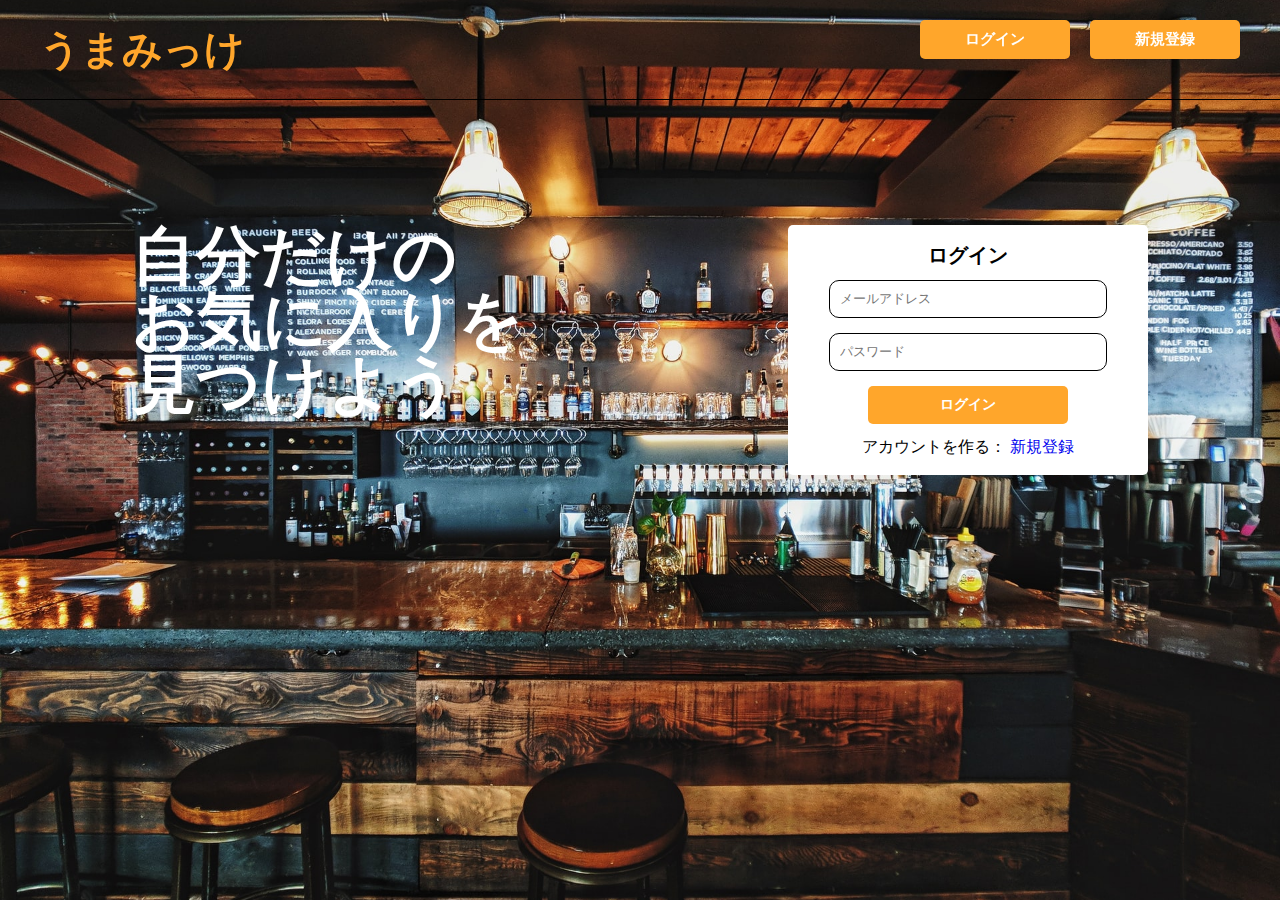
<file: index.html>
<!DOCTYPE html>
<html lang="ja">
<head>
  <meta charset="UTF-8">
  <meta name="viewport" content="width=device-width, initial-scale=1.0">
  <title>うまみっけ ログイン</title>
  <link rel="stylesheet" href="css/reset.css">
  <link rel="stylesheet" href="css/common.css">
  <link rel="stylesheet" href="css/login/login.css">
</head>
<body>
  <div class="container">
    <header class="flex between">
      <div class="header-left">
        <h1>うまみっけ</h1>
      </div>
      <div class="header-right flex between">
        <a href="index.html"><button class="header-btn">ログイン</button></a>
        <a href="register.html"><button class="header-btn">新規登録</button></a>
      </div>
    </header>

    <div class="middle-wrapper flex around">
      <div class="eyecatch">
        <p>自分だけの<br>お気に入りを<br>見つけよう</p>
      </div>

      <div class="signup">
        <div class="card">
          <p>ログイン</p>
          <div class="form">
            <input placeholder="メールアドレス" type="email">
            <input placeholder="パスワード" type="password">
            <a href="home.html">
              <button class="card-register-btn">ログイン</button>
            </a>
          </div>
          <div class="card-bottom">
            <span>アカウントを作る：</span>
            <a href="register.html">新規登録</a>
          </div>
        </div>
      </div>
    </div>
  </div>
</body>
</html>
</file>
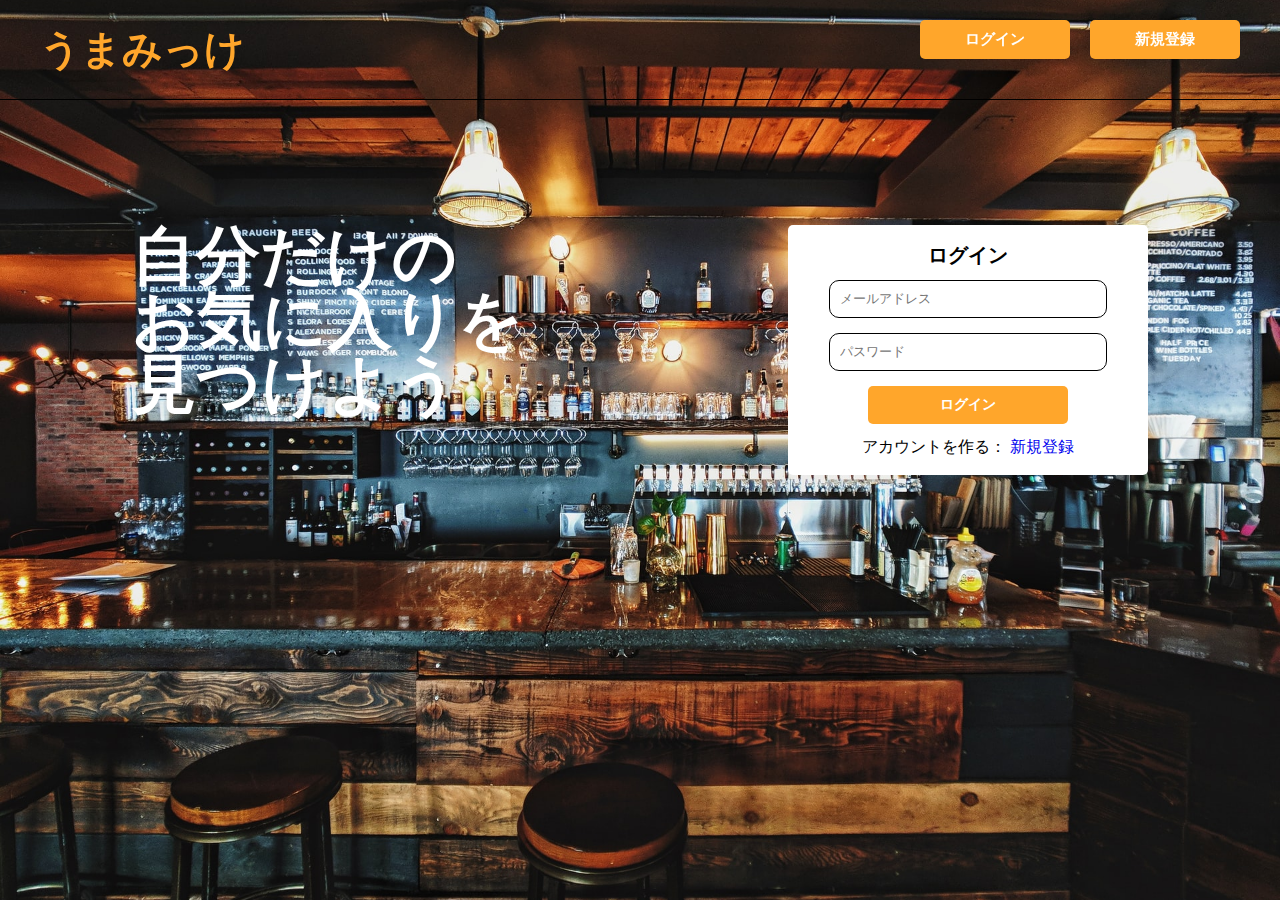
<file: public/index.html>
<!DOCTYPE html>
<html lang="ja">
<head>
  <meta charset="UTF-8">
  <meta name="viewport" content="width=device-width, initial-scale=1.0">
  <title>うまみっけ ログイン</title>
  <link rel="stylesheet" href="../css/reset.css">
  <link rel="stylesheet" href="../css/common.css">
  <link rel="stylesheet" href="../css/login/login.css">
</head>
<body>
  <div class="container">
    <header class="flex between">
      <div class="header-left">
        <h1>うまみっけ</h1>
      </div>
      <div class="header-right flex between">
        <a href="#"><button class="header-btn">ログイン</button></a>
        <a href="../register.html"><button class="header-btn">新規登録</button></a>
      </div>
    </header>

    <div class="middle-wrapper flex around">
      <div class="eyecatch">
        <p>自分だけの<br>お気に入りを<br>見つけよう</p>
      </div>

      <div class="signup">
        <div class="card">
          <p>ログイン</p>
          <div class="form">
            <input placeholder="メールアドレス" type="email">
            <input placeholder="パスワード" type="password">
            <a href="../home.html">
              <button class="card-register-btn">ログイン</button>
            </a>
          </div>
          <div class="card-bottom">
            <span>アカウントを作る：</span>
            <a href="../register.html">新規登録</a>
          </div>
        </div>
      </div>
    </div>
  </div>
</body>
</html>
</file>
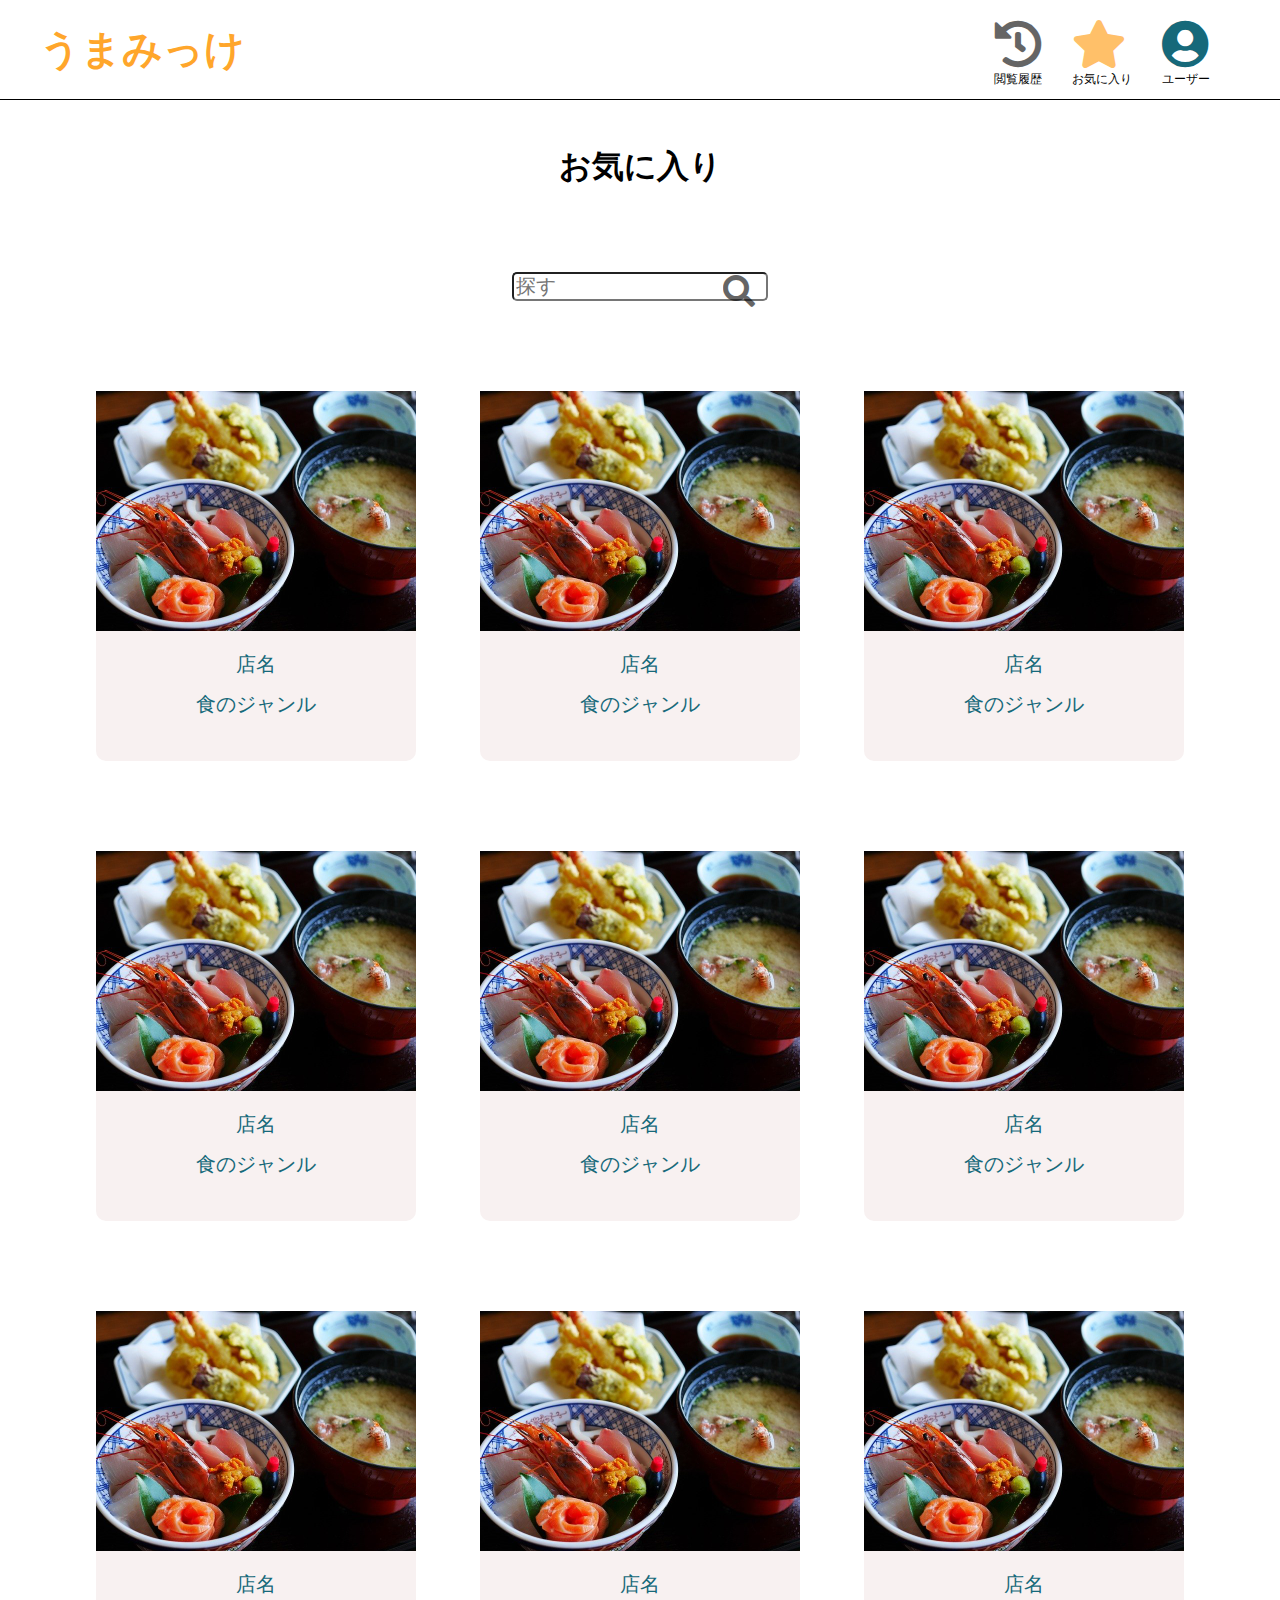
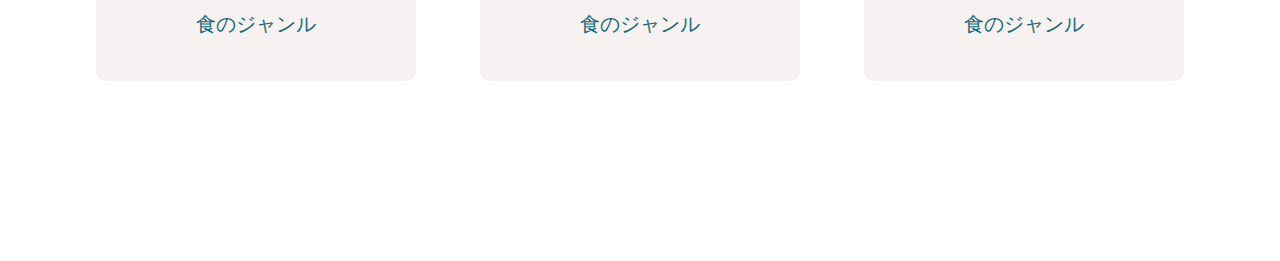
<file: favorite.html>
<!DOCTYPE html>
<html lang="ja">
<head>
  <meta charset="UTF-8">
  <meta name="viewport" content="width=device-width, initial-scale=1.0">
  <title>うまみっけ お気に入り</title>
  <link rel="stylesheet" href="css/reset.css">
  <link rel="stylesheet" href="css/common.css">
  <link rel="stylesheet" href="css/home/home.css">
  <link href="https://use.fontawesome.com/releases/v5.6.1/css/all.css" rel="stylesheet">
  <!-- <link rel="stylesheet" href="https://unpkg.com/swiper/swiper-bundle.min.css" /> -->
</head>
<body>
  <header class="flex between">
    <div class="header-left">
      <a href="home.html"><h1>うまみっけ</h1></a>
    </div>
    <div class="header-right flex aruond">
      <div class="header-icon">
        <a href="history.html">
          <i class="fas fa-history fa-3x history-color"></i>
          <p>閲覧履歴</p>
        </a>
      </div>
      <div class="header-icon">
        <a href="favorite.html">
          <i class="fas fa-star fa-3x star-color"></i>
          <p>お気に入り</p>
        </a>
      </div>
      <div class="header-icon">
        <a href="user.html">
          <i class="fas fa-user-circle fa-3x user-color"></i>
          <p>ユーザー</p>
        </a>
      </div>
    </div>
    <input type="checkbox" id="menu-btn-check">
    <div id="hamburger">
      <span></span>
      <span></span>
      <span></span>
    </div>
    <nav class="menu-content">
      <ul class="menu-content_inner">
        <li><a href="user.html">アカウント情報</a></li>
        <li><a href="favorite.html">お気に入り一覧</a></li>
        <li><a href="history.html">閲覧履歴</a></li>
      </ul>
    </nav>
  </header>
  <!-- <div class="swiper-container">
    <div class="swiper-wrapper">
      <div class="swiper-slide">
        <a href=""><img src="img/sushi.jpg" alt="Swiper01"></a>
      </div>
      <div class="swiper-slide">
        <a href=""><img src="img/niku.jpg" alt="Swiper02"></a>
      </div>
      <div class="swiper-slide">
        <a href=""><img src="img/bar.jpg" alt="Swiper03"></a>
      </div>
    </div>
    <div class="swiper-pagination"></div>
    <div class="swiper-button-prev"></div>
    <div class="swiper-button-next"></div>
  </div> -->
  <h2>お気に入り</h2>
  <form class="search" action="">
    <input type="search" placeholder="探す">
    <i class="fas fa-search fa-2x search-color"></i>
  </form>
  <div class="store-lists flex around flex-wrap">
    <a href="">
      <div class="store-card">
        <div class="store-img">
          <img src="img/washoku.jpg" alt="">
        </div>
        <p class="store-name">店名</p>
        <p class="store-category">食のジャンル</p>
      </div>
    </a>
    <a href="">
      <div class="store-card">
        <div class="store-img">
          <img src="img/washoku.jpg" alt="">
        </div>
        <p class="store-name">店名</p>
        <p class="store-category">食のジャンル</p>
      </div>
    </a>
    <a href="">
      <div class="store-card">
        <div class="store-img">
          <img src="img/washoku.jpg" alt="">
        </div>
        <p class="store-name">店名</p>
        <p class="store-category">食のジャンル</p>
      </div>
    </a>
    <a href="">
      <div class="store-card">
        <div class="store-img">
          <img src="img/washoku.jpg" alt="">
        </div>
        <p class="store-name">店名</p>
        <p class="store-category">食のジャンル</p>
      </div>
    </a>
    <a href="">
      <div class="store-card">
        <div class="store-img">
          <img src="img/washoku.jpg" alt="">
        </div>
        <p class="store-name">店名</p>
        <p class="store-category">食のジャンル</p>
      </div>
    </a>
    <a href="">
      <div class="store-card">
        <div class="store-img">
          <img src="img/washoku.jpg" alt="">
        </div>
        <p class="store-name">店名</p>
        <p class="store-category">食のジャンル</p>
      </div>
    </a>
    <a href="">
      <div class="store-card">
        <div class="store-img">
          <img src="img/washoku.jpg" alt="">
        </div>
        <p class="store-name">店名</p>
        <p class="store-category">食のジャンル</p>
      </div>
    </a>
    <a href="">
      <div class="store-card">
        <div class="store-img">
          <img src="img/washoku.jpg" alt="">
        </div>
        <p class="store-name">店名</p>
        <p class="store-category">食のジャンル</p>
      </div>
    </a>
    <a href="">
      <div class="store-card">
        <div class="store-img">
          <img src="img/washoku.jpg" alt="">
        </div>
        <p class="store-name">店名</p>
        <p class="store-category">食のジャンル</p>
      </div>
    </a>
  </div>

  <script src="https://unpkg.com/swiper/swiper-bundle.min.js"></script>
  <script>
    var swiper = new Swiper('.swiper-container', {
        navigation: {
          nextEl: '.swiper-button-next',
          prevEl: '.swiper-button-prev',
        },
        loop: true,
        autoplay: {
          delay: 3000,
          disableOnInteraction: true
        },
        pagination: {
          el: '.swiper-pagination',
          type: 'bullets',
          clickable: true,
        },
      });
  </script>
</body>
</html>
</file>
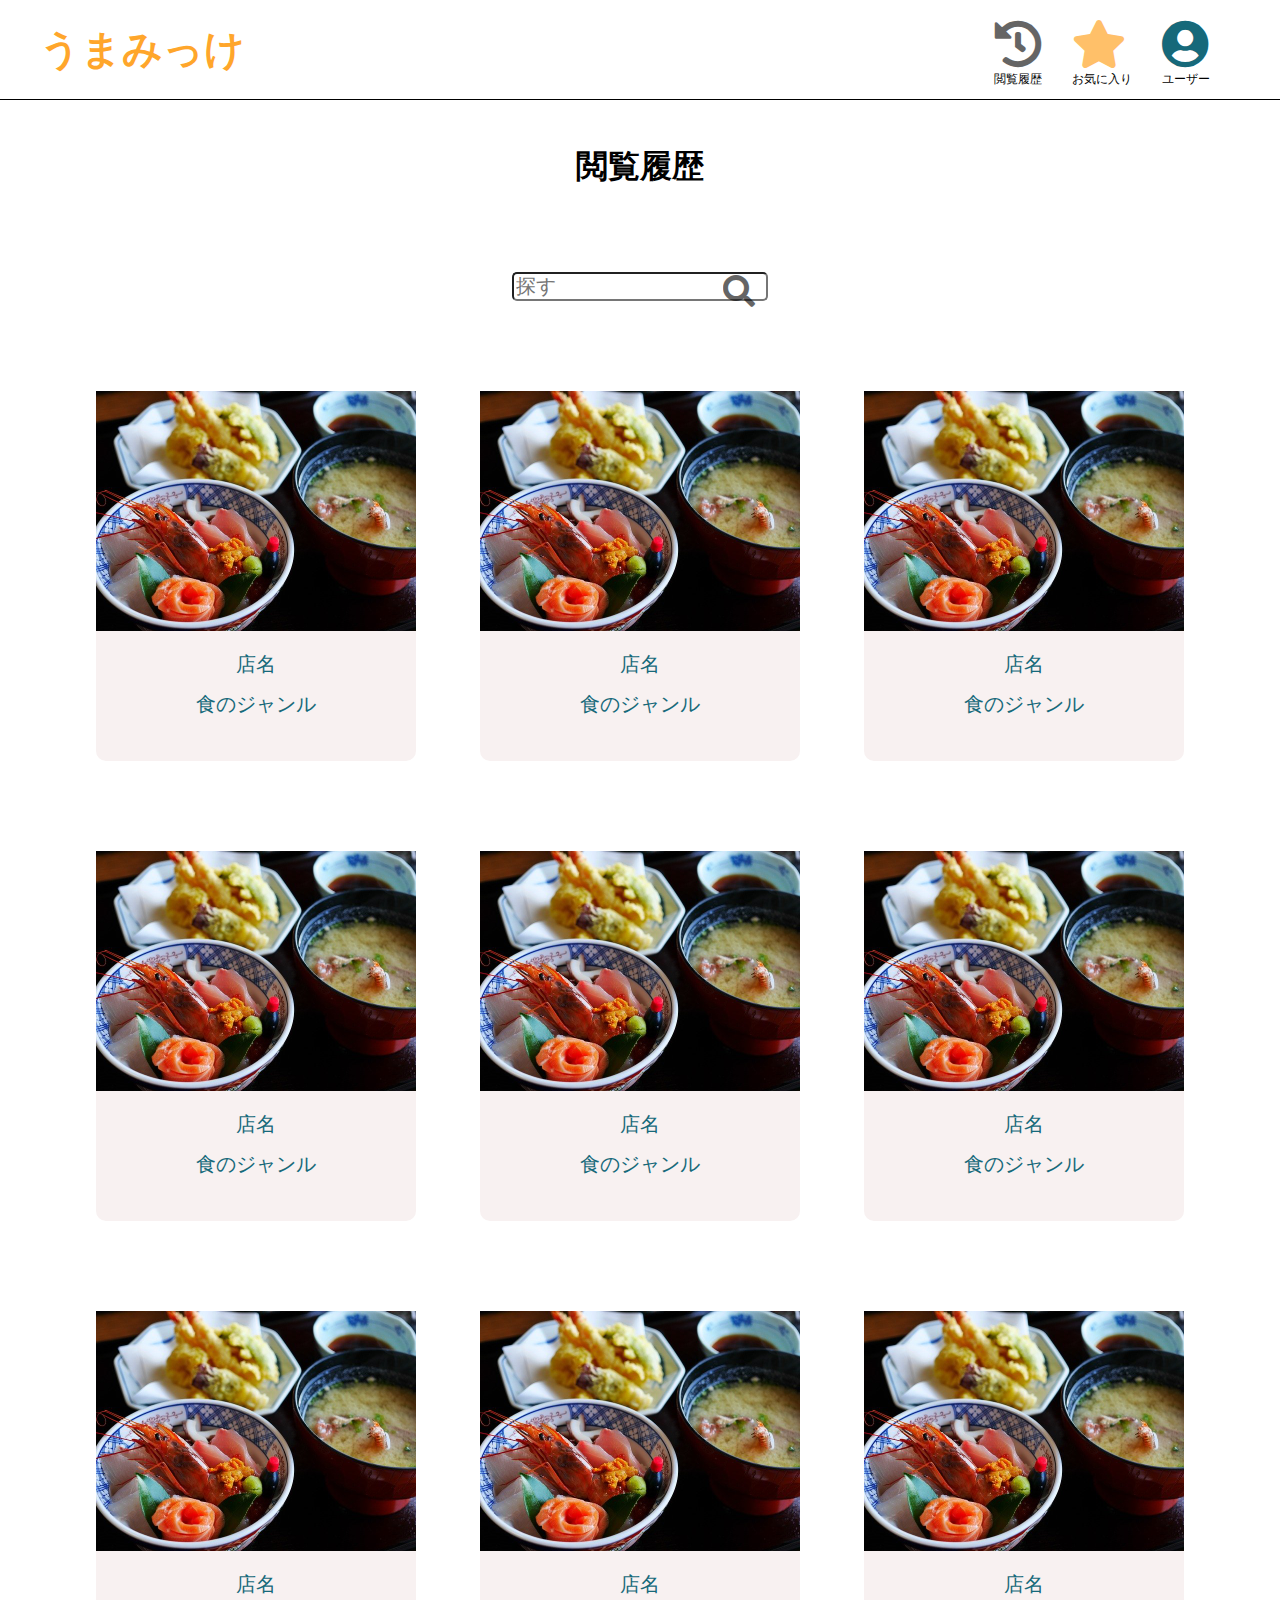
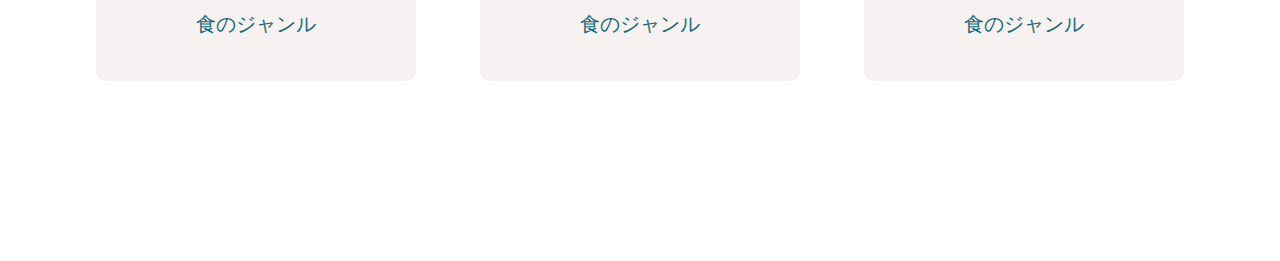
<file: history.html>
<!DOCTYPE html>
<html lang="ja">
<head>
  <meta charset="UTF-8">
  <meta name="viewport" content="width=device-width, initial-scale=1.0">
  <title>うまみっけ 閲覧履歴</title>
  <link rel="stylesheet" href="css/reset.css">
  <link rel="stylesheet" href="css/common.css">
  <link rel="stylesheet" href="css/home/home.css">
  <link href="https://use.fontawesome.com/releases/v5.6.1/css/all.css" rel="stylesheet">
  <!-- <link rel="stylesheet" href="https://unpkg.com/swiper/swiper-bundle.min.css" /> -->
</head>
<body>
  <header class="flex between">
    <div class="header-left">
      <a href="home.html"><h1>うまみっけ</h1></a>
    </div>
    <div class="header-right flex aruond">
      <div class="header-icon">
        <a href="history.html">
          <i class="fas fa-history fa-3x history-color"></i>
          <p>閲覧履歴</p>
        </a>
      </div>
      <div class="header-icon">
        <a href="favorite.html">
          <i class="fas fa-star fa-3x star-color"></i>
          <p>お気に入り</p>
        </a>
      </div>
      <div class="header-icon">
        <a href="user.html">
          <i class="fas fa-user-circle fa-3x user-color"></i>
          <p>ユーザー</p>
        </a>
      </div>
    </div>
    <input type="checkbox" id="menu-btn-check">
    <div id="hamburger">
      <span></span>
      <span></span>
      <span></span>
    </div>
    <nav class="menu-content">
      <ul class="menu-content_inner">
        <li><a href="user.html">アカウント情報</a></li>
        <li><a href="favorite.html">お気に入り一覧</a></li>
        <li><a href="history.html">閲覧履歴</a></li>
      </ul>
    </nav>
  </header>
  <!-- <div class="swiper-container">
    <div class="swiper-wrapper">
      <div class="swiper-slide">
        <a href=""><img src="img/sushi.jpg" alt="Swiper01"></a>
      </div>
      <div class="swiper-slide">
        <a href=""><img src="img/niku.jpg" alt="Swiper02"></a>
      </div>
      <div class="swiper-slide">
        <a href=""><img src="img/bar.jpg" alt="Swiper03"></a>
      </div>
    </div>
    <div class="swiper-pagination"></div>
    <div class="swiper-button-prev"></div>
    <div class="swiper-button-next"></div>
  </div> -->
  <h2>閲覧履歴</h2>
  <form class="search" action="">
    <input type="search" placeholder="探す">
    <i class="fas fa-search fa-2x search-color"></i>
  </form>
  <div class="store-lists flex around flex-wrap">
    <a href="">
      <div class="store-card">
        <div class="store-img">
          <img src="img/washoku.jpg" alt="">
        </div>
        <p class="store-name">店名</p>
        <p class="store-category">食のジャンル</p>
      </div>
    </a>
    <a href="">
      <div class="store-card">
        <div class="store-img">
          <img src="img/washoku.jpg" alt="">
        </div>
        <p class="store-name">店名</p>
        <p class="store-category">食のジャンル</p>
      </div>
    </a>
    <a href="">
      <div class="store-card">
        <div class="store-img">
          <img src="img/washoku.jpg" alt="">
        </div>
        <p class="store-name">店名</p>
        <p class="store-category">食のジャンル</p>
      </div>
    </a>
    <a href="">
      <div class="store-card">
        <div class="store-img">
          <img src="img/washoku.jpg" alt="">
        </div>
        <p class="store-name">店名</p>
        <p class="store-category">食のジャンル</p>
      </div>
    </a>
    <a href="">
      <div class="store-card">
        <div class="store-img">
          <img src="img/washoku.jpg" alt="">
        </div>
        <p class="store-name">店名</p>
        <p class="store-category">食のジャンル</p>
      </div>
    </a>
    <a href="">
      <div class="store-card">
        <div class="store-img">
          <img src="img/washoku.jpg" alt="">
        </div>
        <p class="store-name">店名</p>
        <p class="store-category">食のジャンル</p>
      </div>
    </a>
    <a href="">
      <div class="store-card">
        <div class="store-img">
          <img src="img/washoku.jpg" alt="">
        </div>
        <p class="store-name">店名</p>
        <p class="store-category">食のジャンル</p>
      </div>
    </a>
    <a href="">
      <div class="store-card">
        <div class="store-img">
          <img src="img/washoku.jpg" alt="">
        </div>
        <p class="store-name">店名</p>
        <p class="store-category">食のジャンル</p>
      </div>
    </a>
    <a href="">
      <div class="store-card">
        <div class="store-img">
          <img src="img/washoku.jpg" alt="">
        </div>
        <p class="store-name">店名</p>
        <p class="store-category">食のジャンル</p>
      </div>
    </a>
  </div>

  <script src="https://unpkg.com/swiper/swiper-bundle.min.js"></script>
  <script>
    var swiper = new Swiper('.swiper-container', {
        navigation: {
          nextEl: '.swiper-button-next',
          prevEl: '.swiper-button-prev',
        },
        loop: true,
        autoplay: {
          delay: 3000,
          disableOnInteraction: true
        },
        pagination: {
          el: '.swiper-pagination',
          type: 'bullets',
          clickable: true,
        },
      });
  </script>
</body>
</html>
</file>
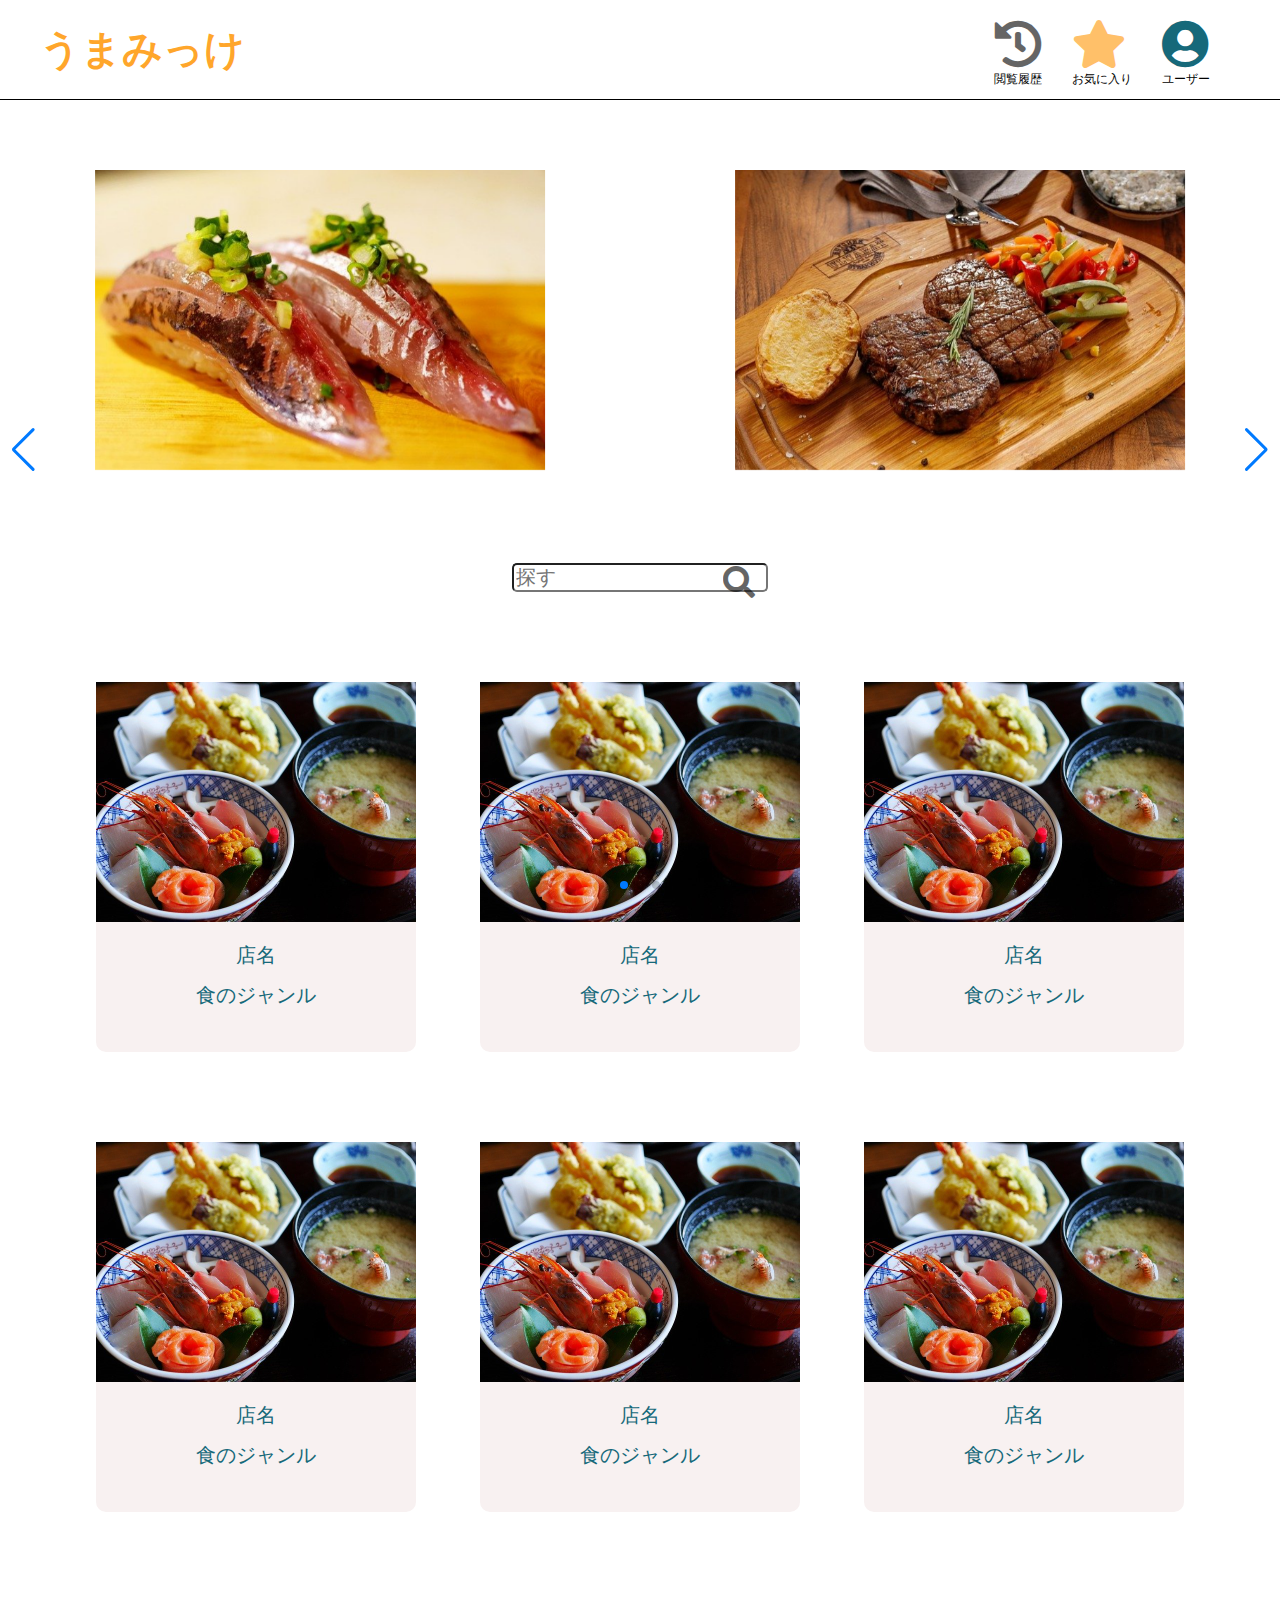
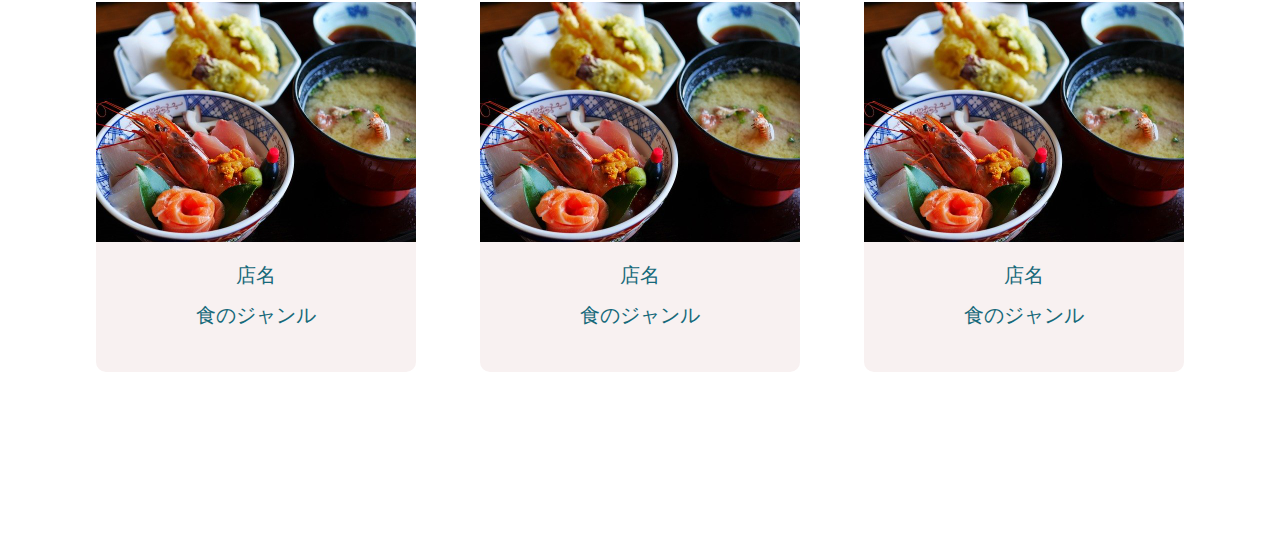
<file: home.html>
<!DOCTYPE html>
<html lang="ja">
<head>
  <meta charset="UTF-8">
  <meta name="viewport" content="width=device-width, initial-scale=1.0">
  <title>うまみっけ トップページ</title>
  <link rel="stylesheet" href="css/reset.css">
  <link rel="stylesheet" href="css/common.css">
  <link rel="stylesheet" href="css/home/home.css">
  <link href="https://use.fontawesome.com/releases/v5.6.1/css/all.css" rel="stylesheet">
  <link rel="stylesheet" href="https://unpkg.com/swiper/swiper-bundle.min.css" />
</head>
<body>
  <header class="flex between">
    <div class="header-left">
      <a href="home.html"><h1>うまみっけ</h1></a>
    </div>
    <div class="header-right flex aruond">
      <div class="header-icon">
        <a href="history.html">
          <i class="fas fa-history fa-3x history-color"></i>
          <p>閲覧履歴</p>
        </a>
      </div>
      <div class="header-icon">
        <a href="favorite.html">
          <i class="fas fa-star fa-3x star-color"></i>
          <p>お気に入り</p>
        </a>
      </div>
      <div class="header-icon">
        <a href="user.html">
          <i class="fas fa-user-circle fa-3x user-color"></i>
          <p>ユーザー</p>
        </a>
      </div>
    </div>
    <input type="checkbox" id="menu-btn-check">
    <div id="hamburger">
      <span></span>
      <span></span>
      <span></span>
    </div>
    <nav class="menu-content">
      <ul class="menu-content_inner">
        <li><a href="user.html">アカウント情報</a></li>
        <li><a href="favorite.html">お気に入り一覧</a></li>
        <li><a href="history.html">閲覧履歴</a></li>
      </ul>
    </nav>
  </header>
  <div class="swiper-container">
    <div class="swiper-wrapper">
      <div class="swiper-slide">
        <a href="store.html"><img src="img/sushi.jpg" alt="Swiper01"></a>
      </div>
      <div class="swiper-slide">
        <a href="store.html"><img src="img/niku.jpg" alt="Swiper02"></a>
      </div>
      <div class="swiper-slide">
        <a href="store.html"><img src="img/bar.jpg" alt="Swiper03"></a>
      </div>
    </div>
    <div class="swiper-pagination"></div>
    <div class="swiper-button-prev"></div>
    <div class="swiper-button-next"></div>
  </div>
  <form class="search" action="">
    <input type="search" placeholder="探す">
    <i class="fas fa-search fa-2x search-color"></i>
  </form>
  <div class="store-lists flex around flex-wrap">
    <a href="store.html">
      <div class="store-card">
        <div class="store-img">
          <img src="img/washoku.jpg" alt="">
        </div>
        <p class="store-name">店名</p>
        <p class="store-category">食のジャンル</p>
      </div>
    </a>
    <a href="store.html">
      <div class="store-card">
        <div class="store-img">
          <img src="img/washoku.jpg" alt="">
        </div>
        <p class="store-name">店名</p>
        <p class="store-category">食のジャンル</p>
      </div>
    </a>
    <a href="store.html">
      <div class="store-card">
        <div class="store-img">
          <img src="img/washoku.jpg" alt="">
        </div>
        <p class="store-name">店名</p>
        <p class="store-category">食のジャンル</p>
      </div>
    </a>
    <a href="store.html">
      <div class="store-card">
        <div class="store-img">
          <img src="img/washoku.jpg" alt="">
        </div>
        <p class="store-name">店名</p>
        <p class="store-category">食のジャンル</p>
      </div>
    </a>
    <a href="store.html">
      <div class="store-card">
        <div class="store-img">
          <img src="img/washoku.jpg" alt="">
        </div>
        <p class="store-name">店名</p>
        <p class="store-category">食のジャンル</p>
      </div>
    </a>
    <a href="store.html">
      <div class="store-card">
        <div class="store-img">
          <img src="img/washoku.jpg" alt="">
        </div>
        <p class="store-name">店名</p>
        <p class="store-category">食のジャンル</p>
      </div>
    </a>
    <a href="store.html">
      <div class="store-card">
        <div class="store-img">
          <img src="img/washoku.jpg" alt="">
        </div>
        <p class="store-name">店名</p>
        <p class="store-category">食のジャンル</p>
      </div>
    </a>
    <a href="store.html">
      <div class="store-card">
        <div class="store-img">
          <img src="img/washoku.jpg" alt="">
        </div>
        <p class="store-name">店名</p>
        <p class="store-category">食のジャンル</p>
      </div>
    </a>
    <a href="store.html">
      <div class="store-card">
        <div class="store-img">
          <img src="img/washoku.jpg" alt="">
        </div>
        <p class="store-name">店名</p>
        <p class="store-category">食のジャンル</p>
      </div>
    </a>
  </div>

  <script src="https://unpkg.com/swiper/swiper-bundle.min.js"></script>
  <script>
    var swiper = new Swiper('.swiper-container', {
        navigation: {
          nextEl: '.swiper-button-next',
          prevEl: '.swiper-button-prev',
        },
        loop: true,
        autoplay: {
          delay: 3000,
          disableOnInteraction: true
        },
        pagination: {
          el: '.swiper-pagination',
          type: 'bullets',
          clickable: true,
        },
      });
  </script>
</body>
</html>
</file>
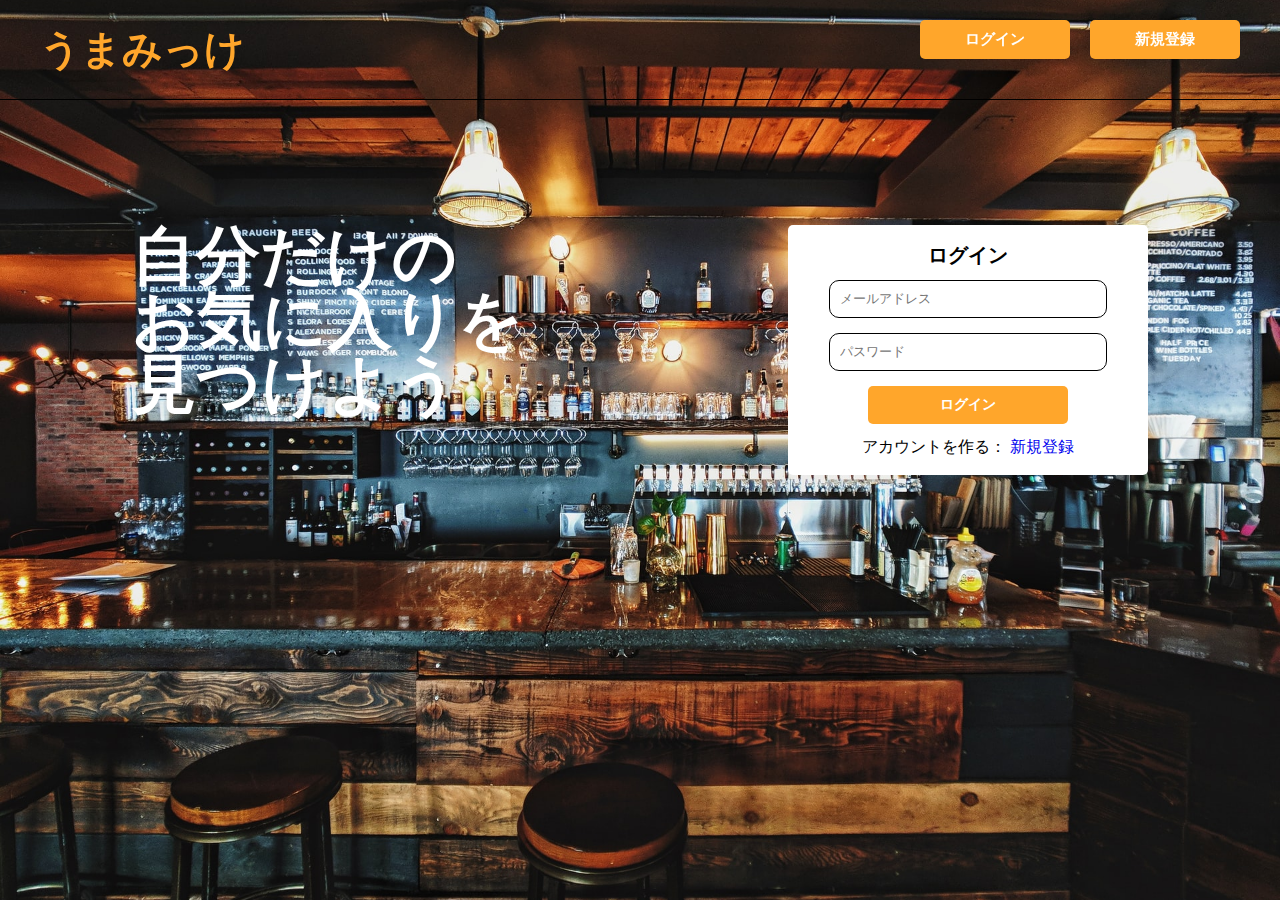
<file: login.html>
<!DOCTYPE html>
<html lang="ja">
<head>
  <meta charset="UTF-8">
  <meta name="viewport" content="width=device-width, initial-scale=1.0">
  <title>うまみっけ ログイン</title>
  <link rel="stylesheet" href="css/reset.css">
  <link rel="stylesheet" href="css/common.css">
  <link rel="stylesheet" href="css/login/login.css">
</head>
<body>
  <div class="container">
    <header class="flex between">
      <div class="header-left">
        <h1>うまみっけ</h1>
      </div>
      <div class="header-right flex between">
        <a href="#"><button class="header-btn">ログイン</button></a>
        <a href="register.html"><button class="header-btn">新規登録</button></a>
      </div>
    </header>
    <div class="middle-wrapper flex around">
      <div class="eyecatch">
        <p>自分だけの<br>お気に入りを<br>見つけよう</p>
      </div>
      <div class="signup">
        <div class="card">
          <p>ログイン</p>
          <div class="form">
            <input placeholder="メールアドレス" type="email">
            <input placeholder="パスワード" type="password">
            <a href="home.html">
              <button class="card-register-btn">ログイン</button>
            </a>
          </div>
          <div class="card-bottom">
            <span>アカウントを作る：</span>
            <a href="register.html">新規登録</a>
          </div>
        </div>
      </div>
    </div>
  </div>
</body>
</html>
</file>
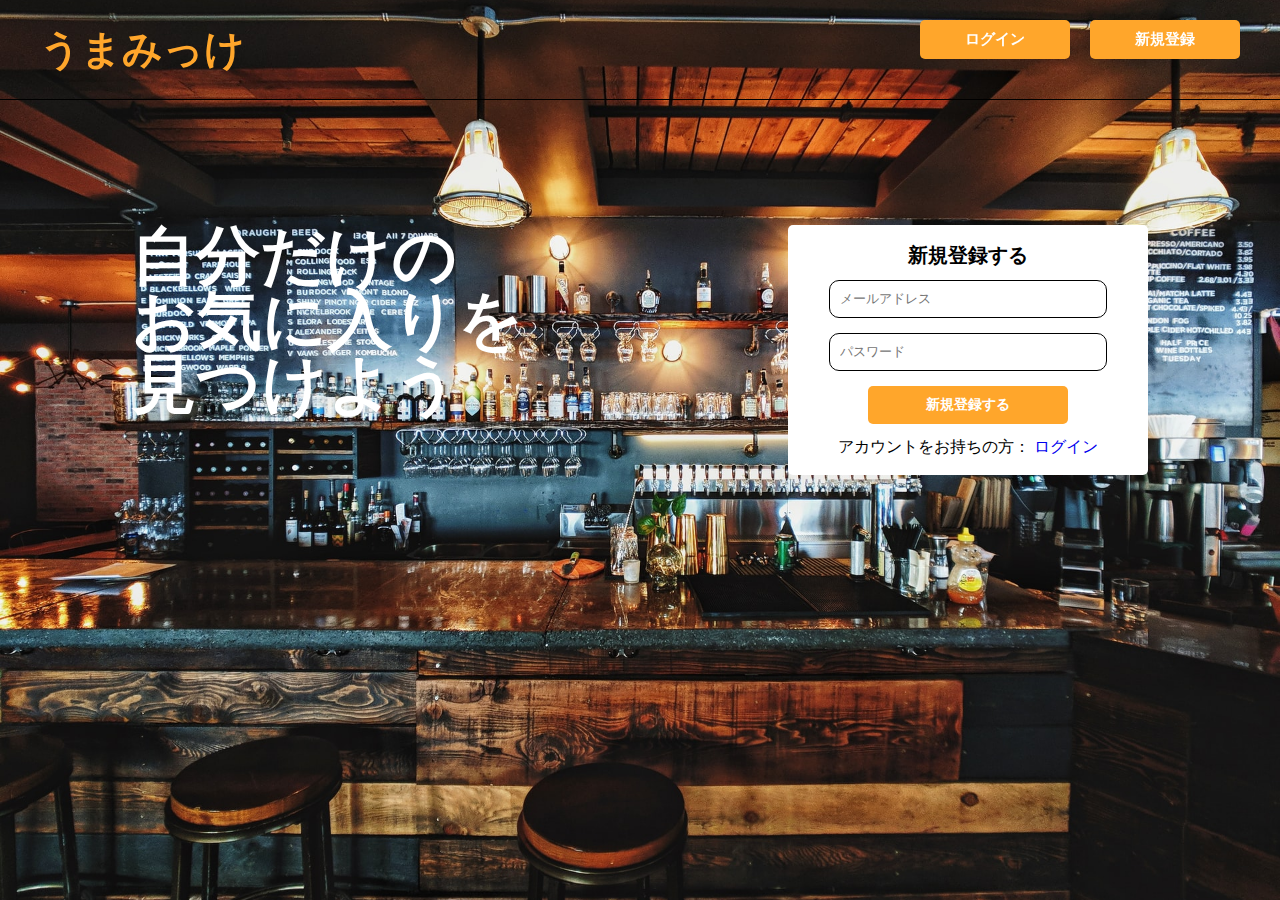
<file: register.html>
<!DOCTYPE html>
<html lang="ja">
<head>
  <meta charset="UTF-8">
  <meta name="viewport" content="width=device-width, initial-scale=1.0">
  <title>うまみっけ 新規登録</title>
  <link rel="stylesheet" href="css/reset.css">
  <link rel="stylesheet" href="css/common.css">
  <link rel="stylesheet" href="css/register/register.css">
</head>
<body>
  <div class="container">
    <header class="flex between">
      <div class="header-left">
        <h1>うまみっけ</h1>
      </div>
      <div class="header-right flex between">
        <a href="login.html"><button class="header-btn">ログイン</button></a>
        <a href="#"><button class="header-btn">新規登録</button></a>
      </div>
    </header>

    <div class="middle-wrapper flex around">
      <div class="eyecatch">
        <p>自分だけの<br>お気に入りを<br>見つけよう</p>
      </div>

      <div class="signup">
        <div class="card">
          <p>新規登録する</p>
          <div class="form">
            <input placeholder="メールアドレス" type="email">
            <input placeholder="パスワード" type="password">
            <a href="home.html">
              <button class="card-register-btn">新規登録する</button>
            </a>
          </div>
          <div class="card-bottom">
            <span>アカウントをお持ちの方：</span>
            <a href="login.html">ログイン</a>
          </div>
        </div>
      </div>
    </div>
  </div>
</body>
</html>
</file>
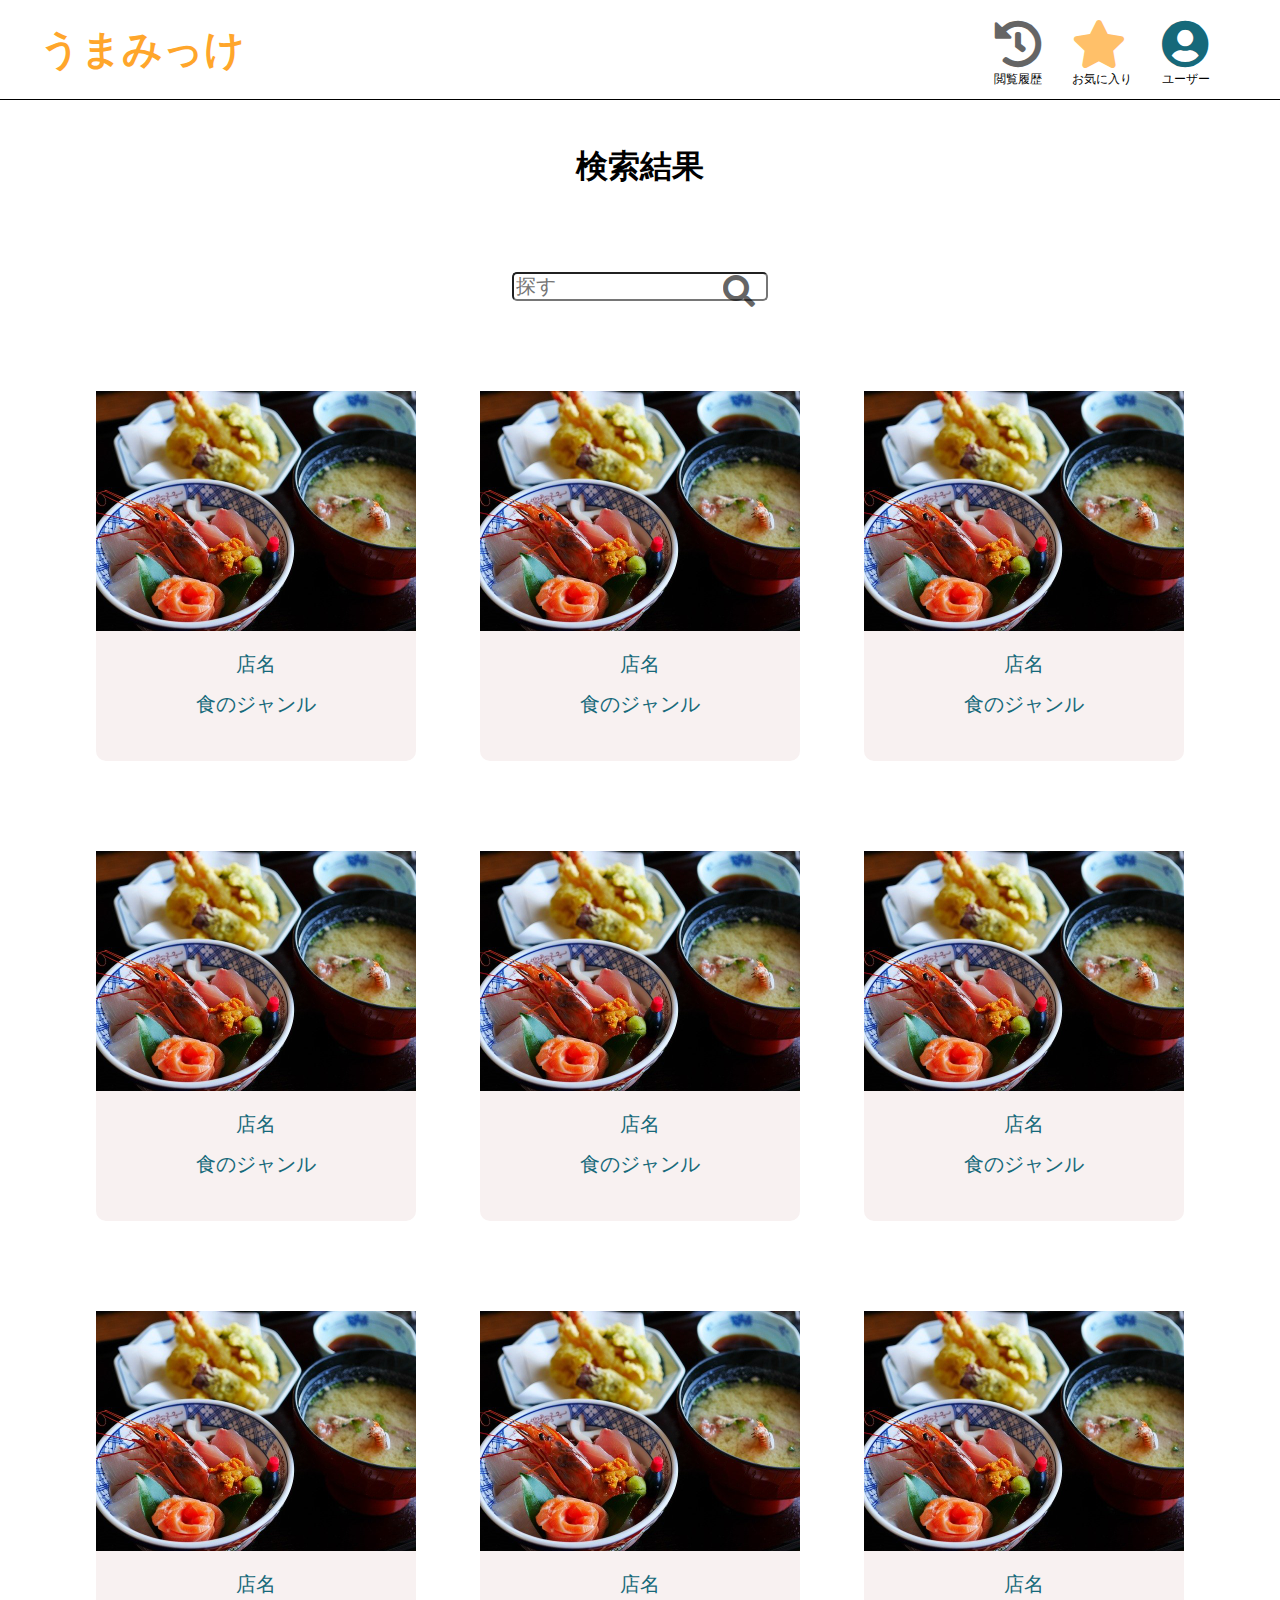
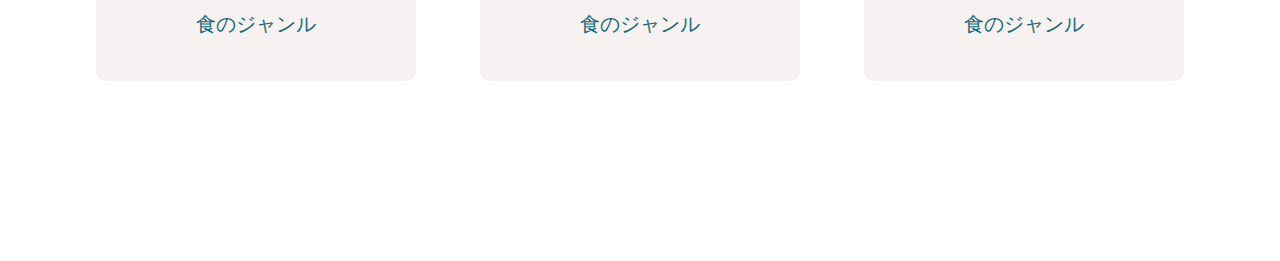
<file: search-result.html>
<!DOCTYPE html>
<html lang="ja">
<head>
  <meta charset="UTF-8">
  <meta name="viewport" content="width=device-width, initial-scale=1.0">
  <title>うまみっけ 検索結果</title>
  <link rel="stylesheet" href="css/reset.css">
  <link rel="stylesheet" href="css/common.css">
  <link rel="stylesheet" href="css/home/home.css">
  <link href="https://use.fontawesome.com/releases/v5.6.1/css/all.css" rel="stylesheet">
  <!-- <link rel="stylesheet" href="https://unpkg.com/swiper/swiper-bundle.min.css" /> -->
</head>
<body>
  <header class="flex between">
    <div class="header-left">
      <a href="home.html"><h1>うまみっけ</h1></a>
    </div>
    <div class="header-right flex aruond">
      <div class="header-icon">
        <a href="history.html">
          <i class="fas fa-history fa-3x history-color"></i>
          <p>閲覧履歴</p>
        </a>
      </div>
      <div class="header-icon">
        <a href="favorite.html">
          <i class="fas fa-star fa-3x star-color"></i>
          <p>お気に入り</p>
        </a>
      </div>
      <div class="header-icon">
        <a href="user.html">
          <i class="fas fa-user-circle fa-3x user-color"></i>
          <p>ユーザー</p>
        </a>
      </div>
    </div>
    <input type="checkbox" id="menu-btn-check">
    <div id="hamburger">
      <span></span>
      <span></span>
      <span></span>
    </div>
    <nav class="menu-content">
      <ul class="menu-content_inner">
        <li><a href="user.html">アカウント情報</a></li>
        <li><a href="favorite.html">お気に入り一覧</a></li>
        <li><a href="history.html">閲覧履歴</a></li>
      </ul>
    </nav>
  </header>
  <!-- <div class="swiper-container">
    <div class="swiper-wrapper">
      <div class="swiper-slide">
        <a href=""><img src="img/sushi.jpg" alt="Swiper01"></a>
      </div>
      <div class="swiper-slide">
        <a href=""><img src="img/niku.jpg" alt="Swiper02"></a>
      </div>
      <div class="swiper-slide">
        <a href=""><img src="img/bar.jpg" alt="Swiper03"></a>
      </div>
    </div>
    <div class="swiper-pagination"></div>
    <div class="swiper-button-prev"></div>
    <div class="swiper-button-next"></div>
  </div> -->
  <h2>検索結果</h2>
  <form class="search" action="">
    <input type="search" placeholder="探す">
    <i class="fas fa-search fa-2x search-color"></i>
  </form>
  <div class="store-lists flex around flex-wrap">
    <a href="">
      <div class="store-card">
        <div class="store-img">
          <img src="img/washoku.jpg" alt="">
        </div>
        <p class="store-name">店名</p>
        <p class="store-category">食のジャンル</p>
      </div>
    </a>
    <a href="">
      <div class="store-card">
        <div class="store-img">
          <img src="img/washoku.jpg" alt="">
        </div>
        <p class="store-name">店名</p>
        <p class="store-category">食のジャンル</p>
      </div>
    </a>
    <a href="">
      <div class="store-card">
        <div class="store-img">
          <img src="img/washoku.jpg" alt="">
        </div>
        <p class="store-name">店名</p>
        <p class="store-category">食のジャンル</p>
      </div>
    </a>
    <a href="">
      <div class="store-card">
        <div class="store-img">
          <img src="img/washoku.jpg" alt="">
        </div>
        <p class="store-name">店名</p>
        <p class="store-category">食のジャンル</p>
      </div>
    </a>
    <a href="">
      <div class="store-card">
        <div class="store-img">
          <img src="img/washoku.jpg" alt="">
        </div>
        <p class="store-name">店名</p>
        <p class="store-category">食のジャンル</p>
      </div>
    </a>
    <a href="">
      <div class="store-card">
        <div class="store-img">
          <img src="img/washoku.jpg" alt="">
        </div>
        <p class="store-name">店名</p>
        <p class="store-category">食のジャンル</p>
      </div>
    </a>
    <a href="">
      <div class="store-card">
        <div class="store-img">
          <img src="img/washoku.jpg" alt="">
        </div>
        <p class="store-name">店名</p>
        <p class="store-category">食のジャンル</p>
      </div>
    </a>
    <a href="">
      <div class="store-card">
        <div class="store-img">
          <img src="img/washoku.jpg" alt="">
        </div>
        <p class="store-name">店名</p>
        <p class="store-category">食のジャンル</p>
      </div>
    </a>
    <a href="">
      <div class="store-card">
        <div class="store-img">
          <img src="img/washoku.jpg" alt="">
        </div>
        <p class="store-name">店名</p>
        <p class="store-category">食のジャンル</p>
      </div>
    </a>
  </div>

  <script src="https://unpkg.com/swiper/swiper-bundle.min.js"></script>
  <script>
    var swiper = new Swiper('.swiper-container', {
        navigation: {
          nextEl: '.swiper-button-next',
          prevEl: '.swiper-button-prev',
        },
        loop: true,
        autoplay: {
          delay: 3000,
          disableOnInteraction: true
        },
        pagination: {
          el: '.swiper-pagination',
          type: 'bullets',
          clickable: true,
        },
      });
  </script>
</body>
</html>
</file>
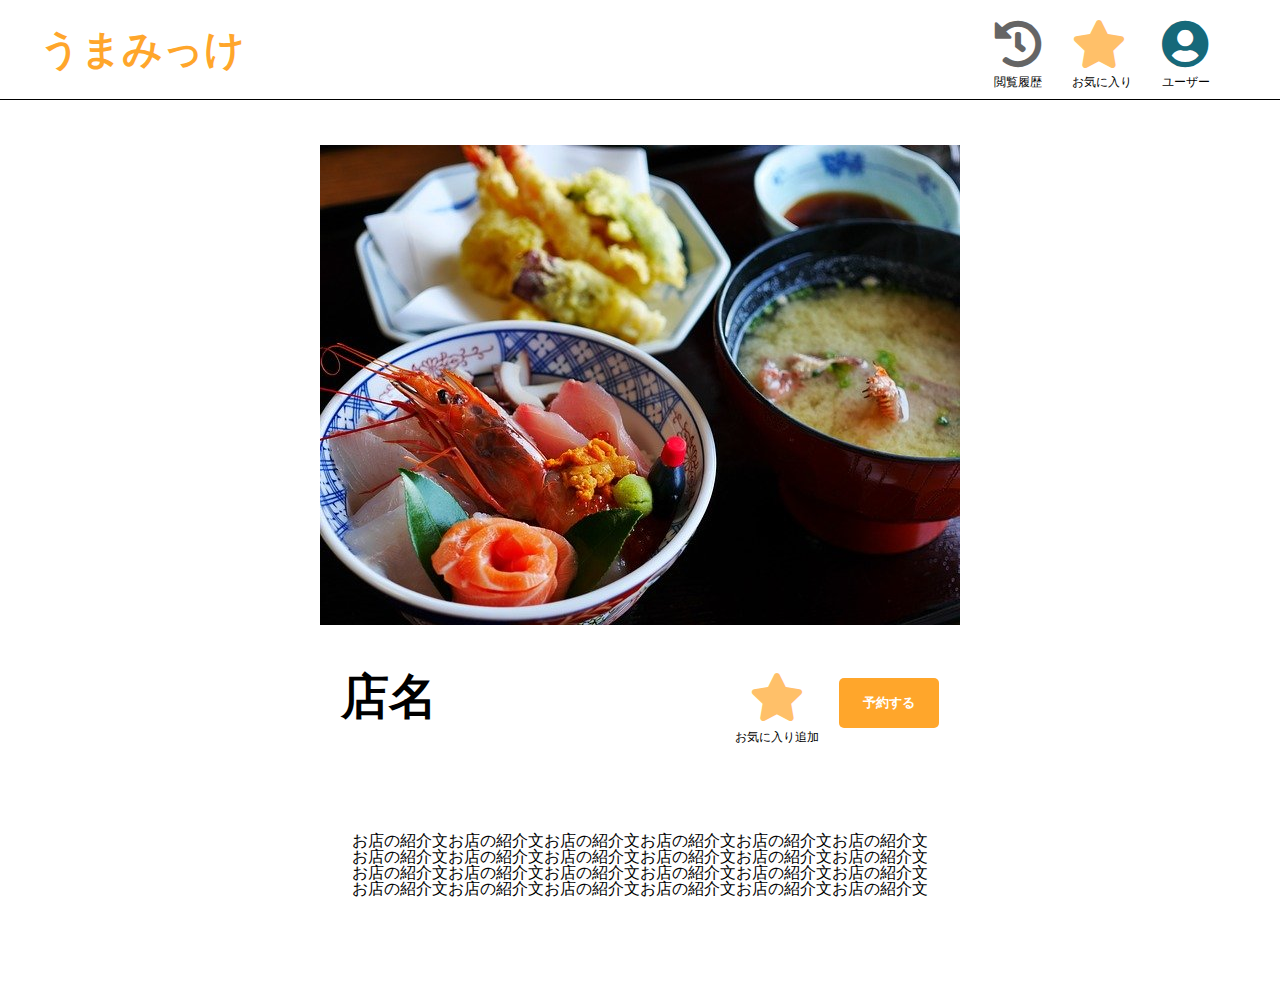
<file: store.html>
<!DOCTYPE html>
<html lang="ja">
<head>
  <meta charset="UTF-8">
  <meta name="viewport" content="width=device-width, initial-scale=1.0">
  <title>うまみっけ 店舗ページ</title>
  <link rel="stylesheet" href="css/reset.css">
  <link rel="stylesheet" href="css/common.css">
  <link rel="stylesheet" href="css/store/store.css">
  <link href="https://use.fontawesome.com/releases/v5.6.1/css/all.css" rel="stylesheet">
  <link rel="stylesheet" href="https://unpkg.com/swiper/swiper-bundle.min.css" />
</head>
<body>
  <header class="flex between">
    <div class="header-left">
      <a href="home.html">
        <h1>うまみっけ</h1>
      </a>
    </div>
    <div class="header-right flex aruond">
      <div class="header-icon">
        <a href="history.html">
          <i class="fas fa-history fa-3x history-color"></i>
          <p>閲覧履歴</p>
        </a>
      </div>
      <div class="header-icon">
        <a href="favorite.html">
          <i class="fas fa-star fa-3x star-color"></i>
          <p>お気に入り</p>
        </a>
      </div>
      <div class="header-icon">
        <a href="user.html">
          <i class="fas fa-user-circle fa-3x user-color"></i>
          <p>ユーザー</p>
        </a>
      </div>
    </div>
    <input type="checkbox" id="menu-btn-check">
    <div id="hamburger">
      <span></span>
      <span></span>
      <span></span>
    </div>
    <nav class="menu-content">
      <ul class="menu-content_inner">
        <li><a href="user.html">アカウント情報</a></li>
        <li><a href="favorite.html">お気に入り一覧</a></li>
        <li><a href="history.html">閲覧履歴</a></li>
      </ul>
    </nav>
  </header>
  <div class="store-container">
    <div class="store-img">
      <img src="img/washoku.jpg" alt="">
    </div>
    <div class="store-middle-wrapper flex around">
      <h2>店名</h2>
      <div class="store-user-actions flex between">
        <div class="store-fav">
          <i class="fas fa-star fa-3x star-color"></i>
          <p>お気に入り追加</p>
        </div>
        <button>予約する</button>
      </div>
    </div>
    <div class="store-info">
      <p>お店の紹介文お店の紹介文お店の紹介文お店の紹介文お店の紹介文お店の紹介文お店の紹介文お店の紹介文お店の紹介文お店の紹介文お店の紹介文お店の紹介文お店の紹介文お店の紹介文お店の紹介文お店の紹介文お店の紹介文お店の紹介文お店の紹介文お店の紹介文お店の紹介文お店の紹介文お店の紹介文お店の紹介文</p>
    </div>
  </div><!-- /.store-container -->
</body>
</html>
</file>
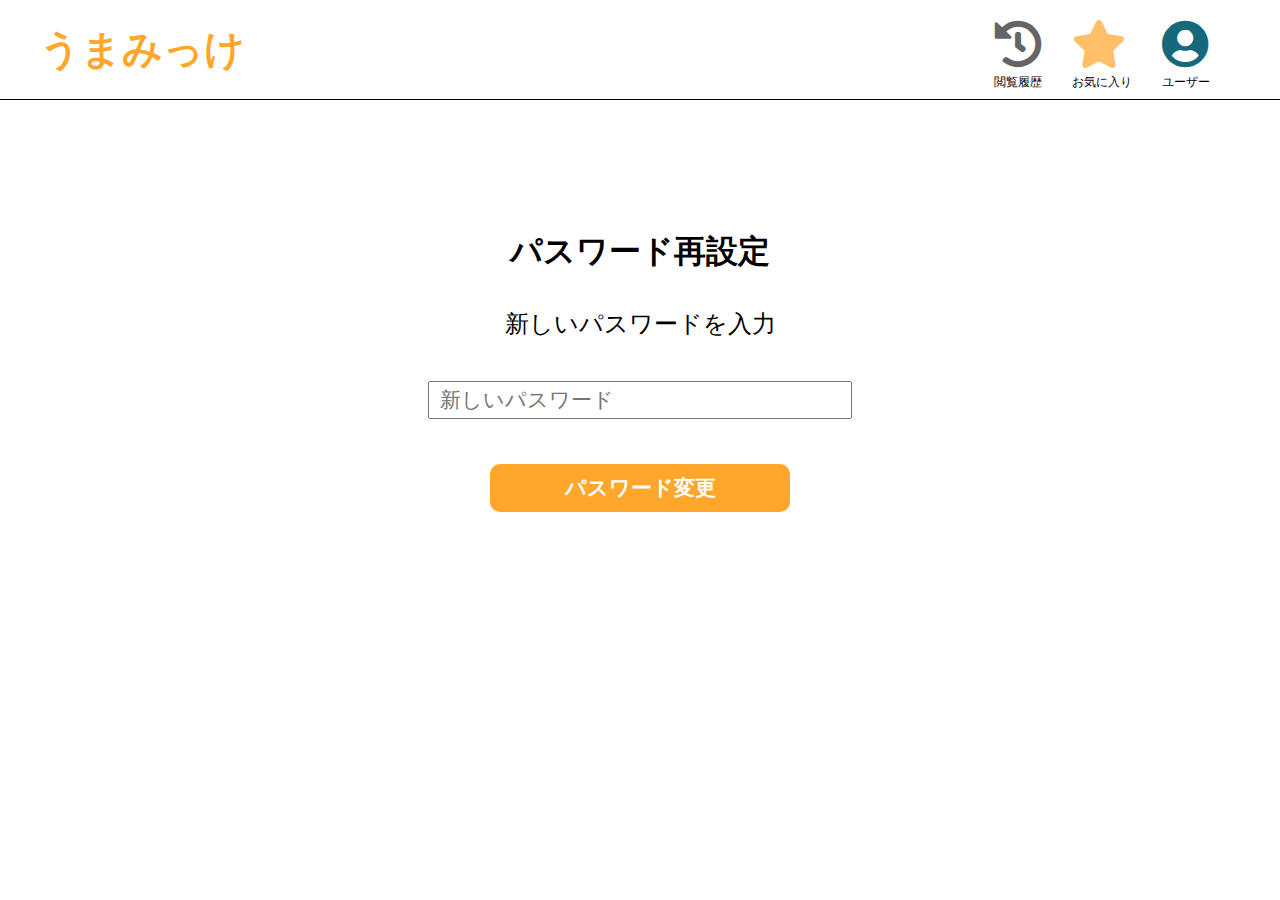
<file: update-password.html>
<!DOCTYPE html>
<html lang="ja">
<head>
  <meta charset="UTF-8">
  <meta name="viewport" content="width=device-width, initial-scale=1.0">
  <title>うまみっけ ユーザーページ</title>
  <link rel="stylesheet" href="css/reset.css">
  <link rel="stylesheet" href="css/common.css">
  <link rel="stylesheet" href="css/user/user.css">
  <link href="https://use.fontawesome.com/releases/v5.6.1/css/all.css" rel="stylesheet">
  <link rel="stylesheet" href="https://unpkg.com/swiper/swiper-bundle.min.css" />
</head>
<body>
  <header class="flex between">
    <div class="header-left">
      <a href="home.html">
        <h1>うまみっけ</h1>
      </a>
    </div>
    <div class="header-right flex aruond">
      <div class="header-icon">
        <a href="history.html">
          <i class="fas fa-history fa-3x history-color"></i>
          <p>閲覧履歴</p>
        </a>
      </div>
      <div class="header-icon">
        <a href="favorite.html">
          <i class="fas fa-star fa-3x star-color"></i>
          <p>お気に入り</p>
        </a>
      </div>
      <div class="header-icon">
        <a href="">
          <i class="fas fa-user-circle fa-3x user-color"></i>
          <p>ユーザー</p>
        </a>
      </div>
    </div>
    <input type="checkbox" id="menu-btn-check">
    <div id="hamburger">
      <span></span>
      <span></span>
      <span></span>
    </div>
    <nav class="menu-content">
      <ul class="menu-content_inner">
        <li><a href="#">アカウント情報</a></li>
        <li><a href="favorite.html">お気に入り一覧</a></li>
        <li><a href="history.html">閲覧履歴</a></li>
      </ul>
    </nav>
  </header>
  <div class="container">
    <h2>パスワード再設定</h2>
    <p>新しいパスワードを入力</p>
    <input type="password" placeholder="新しいパスワード">
    <a href="user.html"><button>パスワード変更</button></a>
  </div>
</body>
</html>
</file>
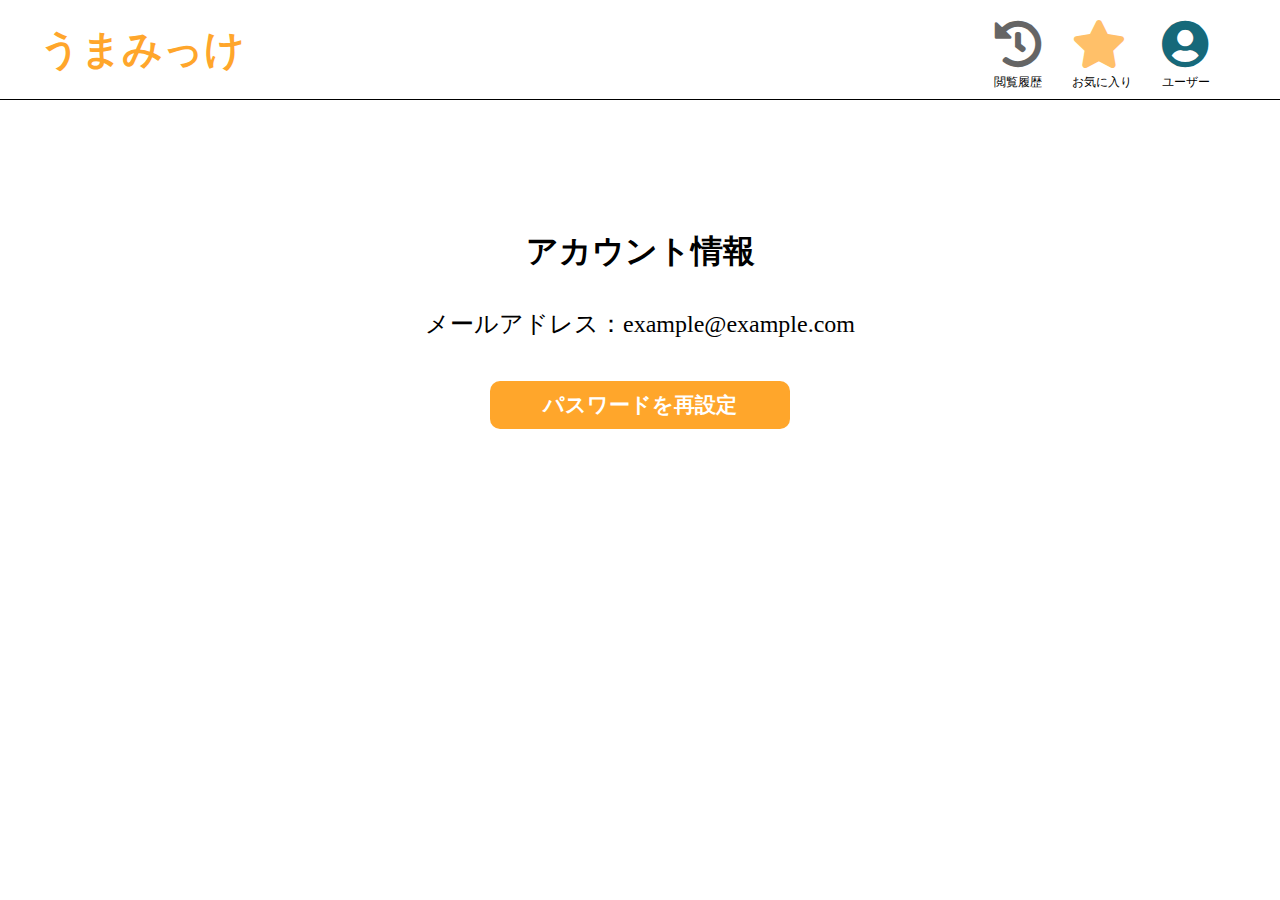
<file: user.html>
<!DOCTYPE html>
<html lang="ja">
<head>
  <meta charset="UTF-8">
  <meta name="viewport" content="width=device-width, initial-scale=1.0">
  <title>うまみっけ ユーザーページ</title>
  <link rel="stylesheet" href="css/reset.css">
  <link rel="stylesheet" href="css/common.css">
  <link rel="stylesheet" href="css/user/user.css">
  <link href="https://use.fontawesome.com/releases/v5.6.1/css/all.css" rel="stylesheet">
  <link rel="stylesheet" href="https://unpkg.com/swiper/swiper-bundle.min.css" />
</head>
<body>
  <header class="flex between">
    <div class="header-left">
      <a href="home.html">
        <h1>うまみっけ</h1>
      </a>
    </div>
    <div class="header-right flex aruond">
      <div class="header-icon">
        <a href="history.html">
          <i class="fas fa-history fa-3x history-color"></i>
          <p>閲覧履歴</p>
        </a>
      </div>
      <div class="header-icon">
        <a href="favorite.html">
          <i class="fas fa-star fa-3x star-color"></i>
          <p>お気に入り</p>
        </a>
      </div>
      <div class="header-icon">
        <a href="">
          <i class="fas fa-user-circle fa-3x user-color"></i>
          <p>ユーザー</p>
        </a>
      </div>
    </div>
    <input type="checkbox" id="menu-btn-check">
    <div id="hamburger">
      <span></span>
      <span></span>
      <span></span>
    </div>
    <nav class="menu-content">
      <ul class="menu-content_inner">
        <li><a href="#">アカウント情報</a></li>
        <li><a href="favorite.html">お気に入り一覧</a></li>
        <li><a href="history.html">閲覧履歴</a></li>
      </ul>
    </nav>
  </header>
  <div class="container">
    <h2>アカウント情報</h2>
    <p>メールアドレス：example@example.com</p>
    <a href="update-password.html"><button>パスワードを再設定</button></a>
  </div>
</body>
</html>
</file>
<file: css/common.css>
@charset "UTF-8";

* {
  font-family: 'Noto Serif JP', serif;
}
.flex {
  display: flex;
}
.between {
  justify-content: space-between;
}
.around {
  justify-content: space-around;
}
.flex-wrap {
  flex-wrap: wrap;
}
button {
  cursor: pointer;
  background-color: #ffa62b;
  color: #fff;
  border: none;
  outline: none;
  border-radius: 5px;
  padding: 10px;
  font-weight: bold;
}
header {
  position: fixed;
  box-sizing: border-box;
  top: 0;
  left: 0;
  width: 100%;
  height: 100px;
  background-color: #fff;
  border-bottom: 1px solid #000;
  z-index: 500;
  padding: 10px 40px;
}
.header-left {
  /* margin-top: 20px;
  margin-left: 20px; */
  z-index: 600;
}
.header-right {
  /* margin-top: 20px;
  margin-right: 50px; */
  padding-top: 10px;
}
h1 {
  font-size: 40px;
  color: #ffa62b;
  line-height: 80px;
}
a {
  text-decoration: none;
}

@media screen and (max-width: 1024px) {
  h2 {
    margin-top: 5vh;
  }
}

@media screen and (max-width: 768px) {

}
</file>
<file: css/login/login.css>
.container {
  height: 100vh;
  width: 100vw;
  background: url(../../img/login-medium.jpg) no-repeat;
  background-size: cover;
  background-position: center;
  position: relative;
}

header {
  background-color: transparent;
}

.header-right {
  width: 25vw;
}

.header-btn {
  width: 150px;
  font-size: 15px;
}

.middle-wrapper {
  position: absolute;
  height: 50vh;
  width: 100vw;
  top: 50%;
  left: 50%;
  -webkit-transform: translate(-50%, -50%);
          transform: translate(-50%, -50%);
}

.eyecatch {
  color: #fff;
}

.eyecatch p {
  font-size: 400%;
  font-weight: bolder;
}

.card {
  width: 25vw;
  background: #fff;
  border-radius: 5px;
  padding: 20px;
  border: 0px solid #000;
  text-align: center;
}

.card p {
  text-align: center;
  font-weight: bold;
  font-size: 20px;
}

br {
  display: block;
  content: "";
  margin: 15px 0;
}

.card-register-btn {
  margin-top: 15px;
  width: 200px;
  font-weight: bold;
  font-size: 14px;
}

.card-bottom {
  margin-top: 15px;
}

input {
  margin-top: 15px;
  width: 80%;
  border-radius: 10px;
  padding: 10px;
  border: 1px solid black;
  color: black;
}

@media screen and (max-width: 1024px) {
  .header-right {
    width: 40%;
  }
  .card {
    width: 30vw;
  }
}

@media screen and (max-width: 768px) {
  .container {
    background: none;
  }
  .header-left {
    margin: 30px auto;
  }
  .header-left h1 {
    line-height: 40px;
  }
  .header-right {
    display: none;
  }
  .eyecatch {
    display: none;
  }
  .card {
    width: 90vw;
  }
  .card p {
    font-size: 30px;
  }
  input {
    margin-top: 30px;
    padding: 15px 20px;
    font-size: 20px;
  }
  .card-register-btn {
    width: 60vw;
    padding: 15px 0px;
    font-size: 20px;
    margin-top: 20px;
  }
  .card-bottom {
    margin-top: 30px;
    font-size: 17px;
  }
}
/*# sourceMappingURL=login.css.map */
</file>
<file: css/home/home.css>
body {
  background-color: #fff;
}

.header-icon {
  margin-right: 30px;
}

.header-icon p {
  text-align: center;
  font-size: 12px;
  margin-top: 5px;
  color: #000;
}

.history-color {
  color: #000;
  opacity: .6;
}

.star-color {
  color: #ffa62b;
  opacity: .7;
}

.user-color {
  color: #16697a;
}

.search-color {
  color: #000;
  opacity: .6;
}

#hamburger {
  display: none;
}

#menu-btn-check {
  display: none;
}

.menu-content {
  display: none;
}

.swiper-container {
  width: 50vw;
  text-align: center;
  margin-top: 10vh;
}

.swiper-wrapper {
  margin: 0 auto;
  padding-top: 80px;
}

.swiper-slide img {
  width: 450px;
  height: auto;
}

h2 {
  font-size: 200%;
  text-align: center;
  padding-top: 150px;
}

.search {
  width: 20vw;
  margin: 10vh auto;
  position: relative;
}

.search input {
  width: 100%;
  font-size: 20px;
  border-radius: 5px;
}

.search input:focus + i {
  display: none;
}

.fa-search {
  position: absolute;
  top: 10%;
  right: 5%;
}

.store-lists {
  width: 90vw;
  margin: 10vh auto;
}

.store-card {
  width: 320px;
  height: 370px;
  background-color: #f8f1f1;
  margin-bottom: 10vh;
  border-radius: 10px;
}

.store-card:hover {
  -webkit-transform: scale(1.05);
          transform: scale(1.05);
  -webkit-box-shadow: 0px 3px 6px 0px #9E9E9E;
          box-shadow: 0px 3px 6px 0px #9E9E9E;
  -webkit-transition: .2s all;
  transition: .2s all;
}

.store-card img {
  width: 100%;
  height: auto;
}

.store-card p {
  text-align: center;
  margin-top: 20px;
  font-size: 20px;
  color: #16697a;
}

@media screen and (max-width: 1024px) {
  .swiper-container {
    width: 60vw;
    margin-top: 5vh;
  }
  .search {
    margin-top: 5vh;
    margin-bottom: 5vh;
  }
  .store-lists {
    margin-top: 0;
  }
}

@media screen and (max-width: 768px) {
  .header-right {
    display: none;
  }
  #hamburger {
    display: initial;
    width: 40px;
    height: 40px;
    position: absolute;
    cursor: pointer;
    z-index: 100;
    top: 25px;
    right: 20px;
    -webkit-transition: .4s;
    transition: .4s;
  }
  #hamburger span {
    position: absolute;
    left: 2px;
    display: block;
    width: 35px;
    height: 4px;
    background-color: #ffa62b;
    -webkit-transition: 0.8s;
    transition: 0.8s;
  }
  #hamburger span:nth-last-of-type(1) {
    top: 10px;
  }
  #hamburger span:nth-last-of-type(2) {
    top: 20px;
  }
  #hamburger span:nth-last-of-type(3) {
    top: 30px;
  }
  #menu-btn-check {
    display: initial;
    z-index: 200;
    opacity: 0;
    position: absolute;
    top: 30px;
    right: 12px;
    width: 50px;
    height: 30px;
  }
  #menu-btn-check:checked ~ #hamburger span:nth-last-of-type(1) {
    top: 20px;
    -webkit-transform: rotate(225deg);
            transform: rotate(225deg);
  }
  #menu-btn-check:checked ~ #hamburger span:nth-last-of-type(2) {
    opacity: 0;
  }
  #menu-btn-check:checked ~ #hamburger span:nth-last-of-type(3) {
    top: 20px;
    -webkit-transform: rotate(-225deg);
            transform: rotate(-225deg);
  }
  #menu-btn-check:checked ~ .menu-content {
    display: initial;
    left: 0;
  }
  .menu-content {
    display: block;
    width: calc(100%);
    height: 100%;
    text-align: center;
    -webkit-transition: 0.2s;
    transition: 0.2s;
    position: fixed;
    top: 0;
    left: calc(-100%);
    background: #fff;
    color: #333333;
    z-index: 50;
  }
  .menu-content ul {
    margin-top: 15vh;
  }
  .menu-content li {
    width: 100%;
    text-align: left;
  }
  .menu-content li a {
    color: #333333;
    margin: 70px 15px;
    padding: 5px;
    text-decoration: none;
    display: block;
    font-size: 200%;
    text-align: center;
    font-weight: bold;
  }
  .swiper-container {
    width: 100vw;
    margin-top: 10px;
  }
  .search {
    width: 80vw;
  }
}
/*# sourceMappingURL=home.css.map */
</file>
<file: css/register/register.css>
.container {
  height: 100vh;
  width: 100vw;
  background: url(../../img/login-medium.jpg) no-repeat;
  background-size: cover;
  background-position: center;
  position: relative;
}

header {
  background-color: transparent;
}

.header-right {
  width: 25vw;
}

.header-btn {
  width: 150px;
  font-size: 15px;
}

.middle-wrapper {
  position: absolute;
  height: 50vh;
  width: 100vw;
  top: 50%;
  left: 50%;
  -webkit-transform: translate(-50%, -50%);
          transform: translate(-50%, -50%);
}

.eyecatch {
  color: #fff;
}

.eyecatch p {
  font-size: 400%;
  font-weight: bolder;
}

.card {
  width: 25vw;
  background: #fff;
  border-radius: 5px;
  padding: 20px;
  border: 0px solid #000;
  text-align: center;
}

.card p {
  text-align: center;
  font-weight: bold;
  font-size: 20px;
}

br {
  display: block;
  content: "";
  margin: 15px 0;
}

.card-register-btn {
  margin-top: 15px;
  width: 200px;
  font-weight: bold;
  font-size: 14px;
}

.card-bottom {
  margin-top: 15px;
}

input {
  margin-top: 15px;
  width: 80%;
  border-radius: 10px;
  padding: 10px;
  border: 1px solid black;
  color: black;
}

@media screen and (max-width: 1024px) {
  .header-right {
    width: 40%;
  }
  .card {
    width: 30vw;
  }
}

@media screen and (max-width: 768px) {
  .container {
    background: none;
  }
  .header-left {
    margin: 30px auto;
  }
  .header-left h1 {
    line-height: 40px;
  }
  .header-right {
    display: none;
  }
  .eyecatch {
    display: none;
  }
  .card {
    width: 90vw;
  }
  .card p {
    font-size: 30px;
  }
  input {
    margin-top: 30px;
    padding: 15px 20px;
    font-size: 20px;
  }
  .card-register-btn {
    width: 60vw;
    padding: 15px 0px;
    font-size: 20px;
    margin-top: 20px;
  }
  .card-bottom {
    margin-top: 30px;
    font-size: 17px;
  }
}
/*# sourceMappingURL=register.css.map */
</file>
<file: css/store/store.css>
body {
  background-color: #fff;
}

.header-icon {
  margin-right: 30px;
}

.header-icon p {
  text-align: center;
  font-size: 12px;
  margin-top: 8px;
  color: #000;
}

.history-color {
  color: #000;
  opacity: .6;
}

.star-color {
  color: #ffa62b;
  opacity: .7;
}

.user-color {
  color: #16697a;
}

.search-color {
  color: #000;
  opacity: .6;
}

#hamburger {
  display: none;
}

#menu-btn-check {
  display: none;
}

.menu-content {
  display: none;
}

.store-container {
  width: 70vw;
  margin: 5vh auto;
  padding-top: 100px;
}

.store-img {
  text-align: center;
}

.store-middle-wrapper {
  margin-top: 5vh;
}

.store-middle-wrapper h2 {
  font-size: 300%;
}

.store-user-actions button {
  height: 50px;
  width: 100px;
  margin-top: 5px;
}

.store-fav {
  text-align: center;
  margin-right: 20px;
}

.store-fav p {
  font-size: 12px;
  margin-top: 10px;
}

.store-info {
  width: 45vw;
  margin: 10vh auto;
}

@media screen and (max-width: 1024px) {
  .store-container {
    width: 100vw;
  }
  .store-img img {
    width: 80vw;
    height: auto;
  }
  .store-middle-wrapper h2 {
    margin-top: 0;
  }
  .store-user-actions button {
    width: 150px;
    height: 70px;
  }
  .store-info {
    margin: 5vh auto;
    width: 75vw;
    font-size: 30px;
  }
}

@media screen and (max-width: 768px) {
  .header-right {
    display: none;
  }
  #hamburger {
    display: initial;
    width: 40px;
    height: 40px;
    position: absolute;
    cursor: pointer;
    z-index: 100;
    top: 15px;
    right: 20px;
    -webkit-transition: .4s;
    transition: .4s;
  }
  #hamburger span {
    position: absolute;
    left: 2px;
    display: block;
    width: 35px;
    height: 4px;
    background-color: #ffa62b;
    -webkit-transition: 0.8s;
    transition: 0.8s;
  }
  #hamburger span:nth-last-of-type(1) {
    top: 10px;
  }
  #hamburger span:nth-last-of-type(2) {
    top: 20px;
  }
  #hamburger span:nth-last-of-type(3) {
    top: 30px;
  }
  #menu-btn-check {
    display: initial;
    z-index: 200;
    opacity: 0;
    position: absolute;
    top: 5px;
    right: -8px;
    width: 50px;
    height: 30px;
  }
  #menu-btn-check:checked ~ #hamburger span:nth-last-of-type(1) {
    top: 20px;
    -webkit-transform: rotate(225deg);
            transform: rotate(225deg);
  }
  #menu-btn-check:checked ~ #hamburger span:nth-last-of-type(2) {
    opacity: 0;
  }
  #menu-btn-check:checked ~ #hamburger span:nth-last-of-type(3) {
    top: 20px;
    -webkit-transform: rotate(-225deg);
            transform: rotate(-225deg);
  }
  #menu-btn-check:checked ~ .menu-content {
    display: initial;
    left: 0;
  }
  .menu-content {
    display: block;
    width: calc(100%);
    height: 100%;
    text-align: center;
    -webkit-transition: 0.2s;
    transition: 0.2s;
    position: fixed;
    top: 0;
    left: calc(-100%);
    background: #fff;
    color: #333333;
    z-index: 50;
  }
  .menu-content ul {
    margin-top: 15vh;
  }
  .menu-content li {
    width: 100%;
    text-align: left;
  }
  .menu-content li a {
    color: #333333;
    margin: 70px 15px;
    padding: 5px;
    text-decoration: none;
    display: block;
    font-size: 200%;
    text-align: center;
    font-weight: bold;
  }
  .store-container {
    margin-top: 0;
  }
  .store-img img {
    width: 100vw;
    height: auto;
  }
  .store-middle-wrapper {
    display: block;
  }
  .store-middle-wrapper h2 {
    text-align: center;
  }
  .store-user-actions {
    -ms-flex-pack: distribute;
        justify-content: space-around;
    margin-top: 20px;
  }
  .store-user-actions button {
    width: 150px;
    font-size: 20px;
  }
  .storeinfo {
    font-size: 20px;
  }
}
/*# sourceMappingURL=store.css.map */
</file>
<file: css/user/user.css>
body {
  background-color: #fff;
}

.header-icon {
  margin-right: 30px;
}

.header-icon p {
  text-align: center;
  font-size: 12px;
  margin-top: 8px;
  color: #000;
}

.history-color {
  color: #000;
  opacity: .6;
}

.star-color {
  color: #ffa62b;
  opacity: .7;
}

.user-color {
  color: #16697a;
}

.search-color {
  color: #000;
  opacity: .6;
}

#hamburger {
  display: none;
}

#menu-btn-check {
  display: none;
}

.menu-content {
  display: none;
}

.container {
  text-align: center;
  margin-top: 15vh;
}

.container h2 {
  font-size: 200%;
  padding-top: 100px;
}

.container p {
  margin-top: 5vh;
  font-size: 150%;
}

.container button {
  margin-top: 5vh;
  font-size: 130%;
  width: 300px;
  border-radius: 10px;
}

.container input {
  display: block;
  margin: 5vh auto 0;
  width: 400px;
  padding: 5px 10px;
  font-size: 130%;
}

@media screen and (max-width: 768px) {
  .header-right {
    display: none;
  }
  #hamburger {
    display: initial;
    width: 40px;
    height: 40px;
    position: absolute;
    cursor: pointer;
    z-index: 100;
    top: 15px;
    right: 20px;
    -webkit-transition: .4s;
    transition: .4s;
  }
  #hamburger span {
    position: absolute;
    left: 2px;
    display: block;
    width: 35px;
    height: 4px;
    background-color: #ffa62b;
    -webkit-transition: 0.8s;
    transition: 0.8s;
  }
  #hamburger span:nth-last-of-type(1) {
    top: 10px;
  }
  #hamburger span:nth-last-of-type(2) {
    top: 20px;
  }
  #hamburger span:nth-last-of-type(3) {
    top: 30px;
  }
  #menu-btn-check {
    display: initial;
    z-index: 200;
    opacity: 0;
    position: absolute;
    top: 5px;
    right: -8px;
    width: 50px;
    height: 30px;
  }
  #menu-btn-check:checked ~ #hamburger span:nth-last-of-type(1) {
    top: 20px;
    -webkit-transform: rotate(225deg);
            transform: rotate(225deg);
  }
  #menu-btn-check:checked ~ #hamburger span:nth-last-of-type(2) {
    opacity: 0;
  }
  #menu-btn-check:checked ~ #hamburger span:nth-last-of-type(3) {
    top: 20px;
    -webkit-transform: rotate(-225deg);
            transform: rotate(-225deg);
  }
  #menu-btn-check:checked ~ .menu-content {
    display: initial;
    left: 0;
  }
  .menu-content {
    display: block;
    width: calc(100%);
    height: 100%;
    text-align: center;
    -webkit-transition: 0.2s;
    transition: 0.2s;
    position: fixed;
    top: 0;
    left: calc(-100%);
    background: #fff;
    color: #333333;
    z-index: 50;
  }
  .menu-content ul {
    margin-top: 15vh;
  }
  .menu-content li {
    width: 100%;
    text-align: left;
  }
  .menu-content li a {
    color: #333333;
    margin: 70px 15px;
    padding: 5px;
    text-decoration: none;
    display: block;
    font-size: 200%;
    text-align: center;
    font-weight: bold;
  }
  .container input {
    width: 80vw;
  }
}
/*# sourceMappingURL=user.css.map */
</file>
